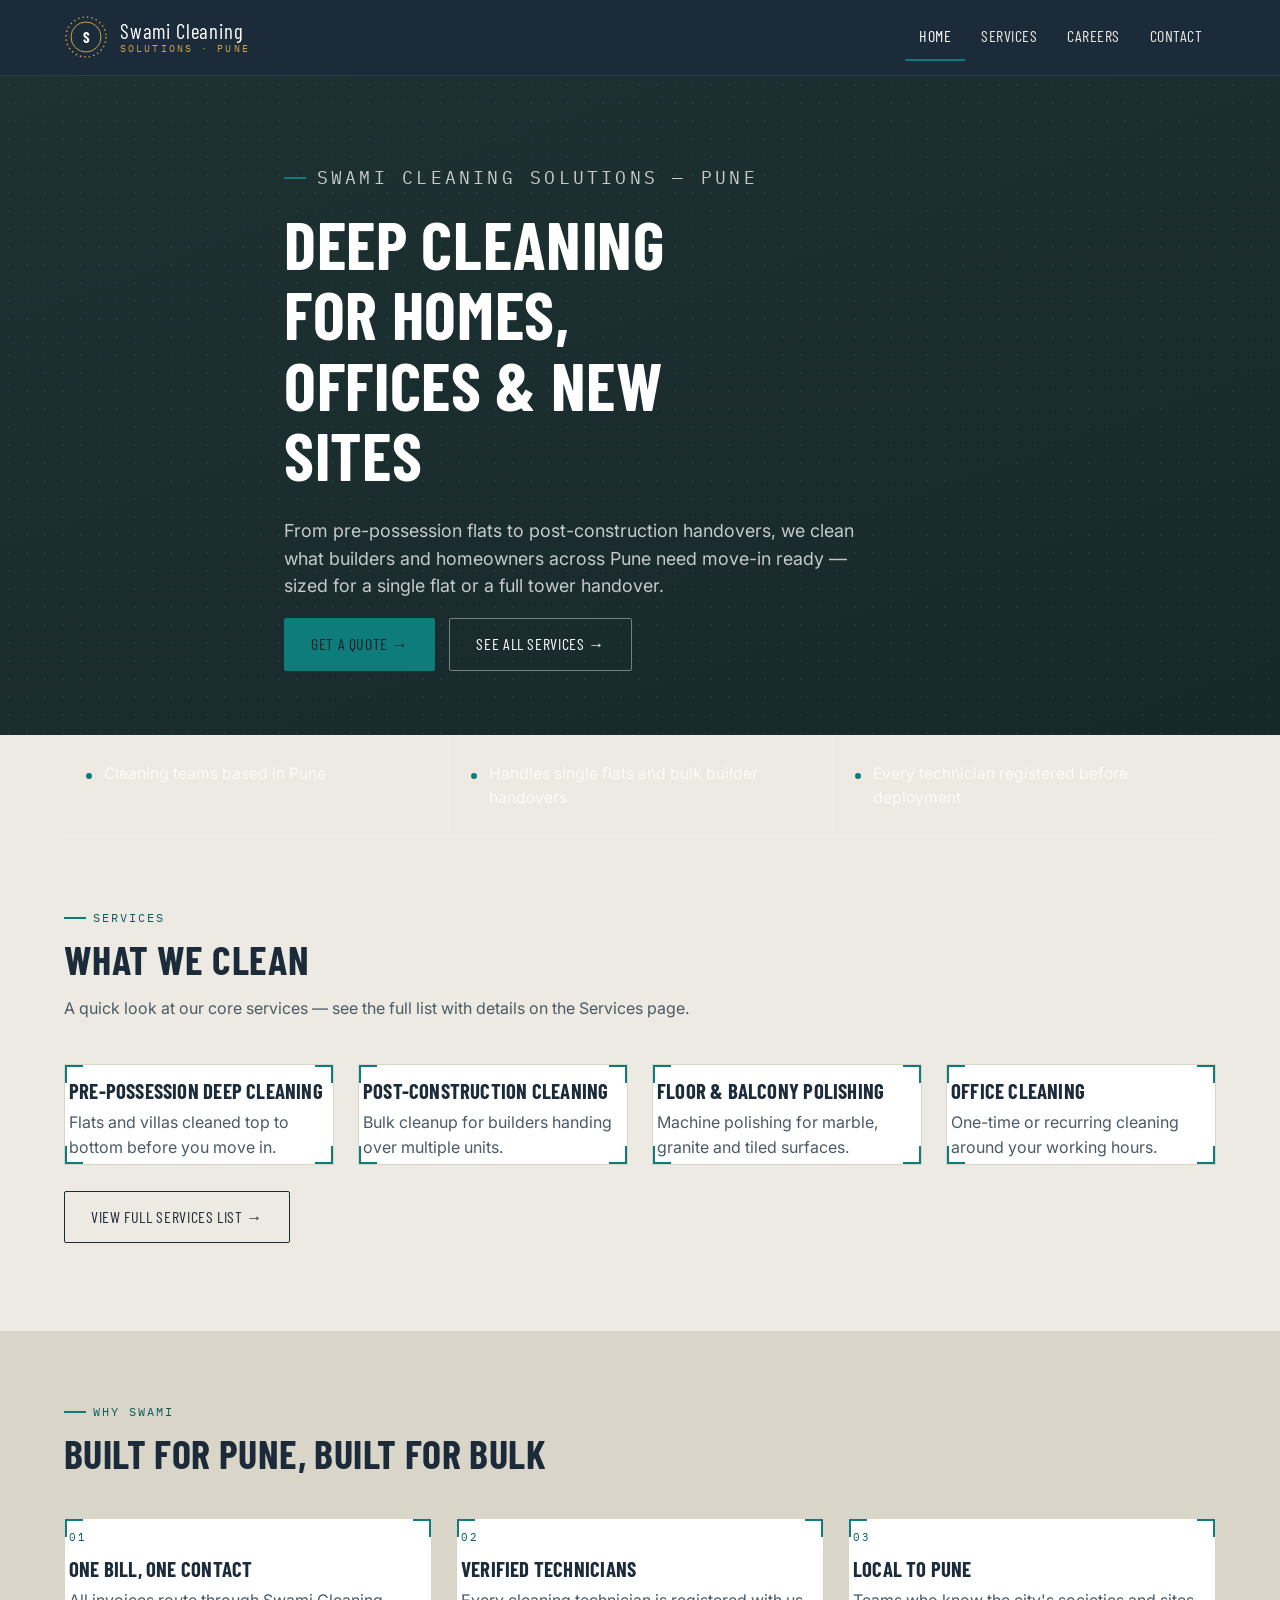
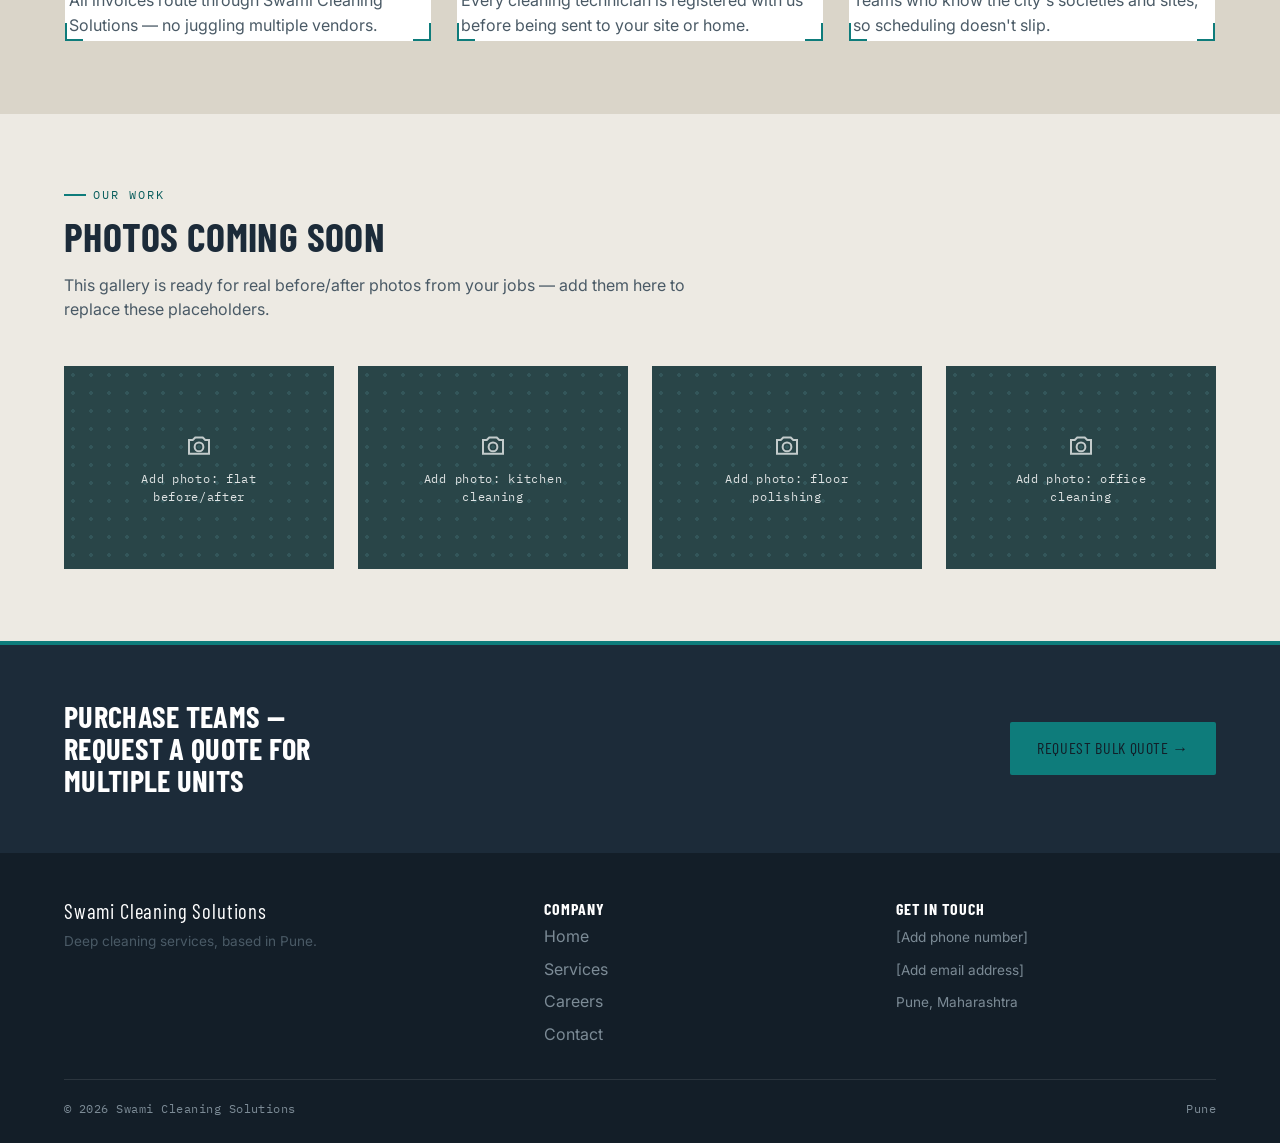
<file: index.html>
<!DOCTYPE html>
<html lang="en">
<head>
<meta charset="UTF-8">
<meta name="viewport" content="width=device-width, initial-scale=1.0">
<title>Swami Cleaning Solutions — Deep Cleaning in Pune</title>
<meta name="description" content="Swami Cleaning Solutions, Pune: pre-possession deep cleaning, post-construction cleaning, bathroom, kitchen, floor & balcony polishing, and office cleaning.">
<link rel="preconnect" href="https://fonts.googleapis.com">
<link href="https://fonts.googleapis.com/css2?family=Barlow+Condensed:wght@500;600;700&family=IBM+Plex+Mono:wght@400;500&family=Inter:wght@400;500;600;700&display=swap" rel="stylesheet">
<link rel="stylesheet" href="style.css">
</head>
<body>

<header class="site-header">
  <div class="nav-row">
    <a class="brand" href="index.html">
      <svg class="brand-mark" viewBox="0 0 44 44" role="img" aria-label="Swami Cleaning Solutions logo mark">
        <circle cx="22" cy="22" r="20" fill="none" stroke="var(--gold)" stroke-width="1.4" stroke-dasharray="1.5 3"/>
        <circle cx="22" cy="22" r="15" fill="none" stroke="var(--gold)" stroke-width="1"/>
        <text x="22" y="27.5" text-anchor="middle" font-family="Barlow Condensed" font-size="15" fill="#fff" font-weight="700">S</text>
      </svg>
      <span class="brand-text">
        <span class="g1">Swami Cleaning</span>
        <span class="g2">Solutions · Pune</span>
      </span>
    </a>
    <button class="nav-toggle" aria-label="Toggle menu" aria-expanded="false">
      <svg viewBox="0 0 24 24" fill="none" stroke="currentColor" stroke-width="2"><path d="M3 6h18M3 12h18M3 18h18"/></svg>
    </button>
    <ul class="nav-links">
      <li><a href="index.html" class="active">Home</a></li>
      <li><a href="services.html">Services</a></li>
      <li><a href="careers.html">Careers</a></li>
      <li><a href="contact.html">Contact</a></li>
    </ul>
  </div>
</header>

<section class="home-hero">
  <div class="container">
    <p class="eyebrow">Swami Cleaning Solutions — Pune</p>
    <h1>Deep cleaning for homes, offices &amp; new sites</h1>
    <p>From pre-possession flats to post-construction handovers, we clean what builders and homeowners across Pune need move-in ready — sized for a single flat or a full tower handover.</p>
    <div class="hero-ctas">
      <a class="btn btn-primary" href="contact.html">Get a Quote &rarr;</a>
      <a class="btn btn-ghost" href="services.html">See All Services &rarr;</a>
    </div>
  </div>
</section>

<div class="container">
  <div class="stat-band">
    <div class="stat-item"><span class="dot"></span><span class="label">Cleaning teams based in Pune</span></div>
    <div class="stat-item"><span class="dot"></span><span class="label">Handles single flats and bulk builder handovers</span></div>
    <div class="stat-item"><span class="dot"></span><span class="label">Every technician registered before deployment</span></div>
  </div>
</div>

<section>
  <div class="container">
    <div class="section-head">
      <p class="eyebrow">Services</p>
      <h2>What we clean</h2>
      <p>A quick look at our core services — see the full list with details on the Services page.</p>
    </div>
    <div class="grid grid-4">
      <div class="card blueprint-frame"><span class="bl"></span><span class="br"></span>
        <h3>Pre-Possession Deep Cleaning</h3>
        <p>Flats and villas cleaned top to bottom before you move in.</p>
      </div>
      <div class="card blueprint-frame"><span class="bl"></span><span class="br"></span>
        <h3>Post-Construction Cleaning</h3>
        <p>Bulk cleanup for builders handing over multiple units.</p>
      </div>
      <div class="card blueprint-frame"><span class="bl"></span><span class="br"></span>
        <h3>Floor &amp; Balcony Polishing</h3>
        <p>Machine polishing for marble, granite and tiled surfaces.</p>
      </div>
      <div class="card blueprint-frame"><span class="bl"></span><span class="br"></span>
        <h3>Office Cleaning</h3>
        <p>One-time or recurring cleaning around your working hours.</p>
      </div>
    </div>
    <p style="margin-top:26px;"><a class="btn btn-ghost-dark" href="services.html">View Full Services List &rarr;</a></p>
  </div>
</section>

<section class="section-alt">
  <div class="container">
    <div class="section-head">
      <p class="eyebrow">Why Swami</p>
      <h2>Built for Pune, built for bulk</h2>
    </div>
    <div class="grid grid-3">
      <div class="card blueprint-frame"><span class="bl"></span><span class="br"></span>
        <span class="card-no">01</span>
        <h3>One Bill, One Contact</h3>
        <p>All invoices route through Swami Cleaning Solutions — no juggling multiple vendors.</p>
      </div>
      <div class="card blueprint-frame"><span class="bl"></span><span class="br"></span>
        <span class="card-no">02</span>
        <h3>Verified Technicians</h3>
        <p>Every cleaning technician is registered with us before being sent to your site or home.</p>
      </div>
      <div class="card blueprint-frame"><span class="bl"></span><span class="br"></span>
        <span class="card-no">03</span>
        <h3>Local to Pune</h3>
        <p>Teams who know the city's societies and sites, so scheduling doesn't slip.</p>
      </div>
    </div>
  </div>
</section>

<section>
  <div class="container">
    <div class="section-head">
      <p class="eyebrow">Our work</p>
      <h2>Photos coming soon</h2>
      <p>This gallery is ready for real before/after photos from your jobs — add them here to replace these placeholders.</p>
    </div>
    <div class="grid grid-4">
      <div class="photo-slot pattern-teal"><svg viewBox="0 0 24 24" fill="none" stroke="currentColor" stroke-width="1.6"><path d="M4 8h3l2-2h6l2 2h3v11H4z"/><circle cx="12" cy="13.5" r="3.5"/></svg><span class="slot-label">Add photo: flat before/after</span></div>
      <div class="photo-slot pattern-teal"><svg viewBox="0 0 24 24" fill="none" stroke="currentColor" stroke-width="1.6"><path d="M4 8h3l2-2h6l2 2h3v11H4z"/><circle cx="12" cy="13.5" r="3.5"/></svg><span class="slot-label">Add photo: kitchen cleaning</span></div>
      <div class="photo-slot pattern-teal"><svg viewBox="0 0 24 24" fill="none" stroke="currentColor" stroke-width="1.6"><path d="M4 8h3l2-2h6l2 2h3v11H4z"/><circle cx="12" cy="13.5" r="3.5"/></svg><span class="slot-label">Add photo: floor polishing</span></div>
      <div class="photo-slot pattern-teal"><svg viewBox="0 0 24 24" fill="none" stroke="currentColor" stroke-width="1.6"><path d="M4 8h3l2-2h6l2 2h3v11H4z"/><circle cx="12" cy="13.5" r="3.5"/></svg><span class="slot-label">Add photo: office cleaning</span></div>
    </div>
  </div>
</section>

<section class="callout">
  <div class="container">
    <h2>Purchase teams — request a quote for multiple units</h2>
    <a class="btn btn-primary" href="contact.html">Request Bulk Quote &rarr;</a>
  </div>
</section>

<footer class="site-footer">
  <div class="container">
    <div class="footer-grid">
      <div>
        <span class="brand-text"><span class="g1" style="color:#fff">Swami Cleaning Solutions</span></span>
        <p class="small" style="margin-top:10px;">Deep cleaning services, based in Pune.</p>
      </div>
      <div>
        <h4>Company</h4>
        <ul>
          <li><a href="index.html">Home</a></li>
          <li><a href="services.html">Services</a></li>
          <li><a href="careers.html">Careers</a></li>
          <li><a href="contact.html">Contact</a></li>
        </ul>
      </div>
      <div>
        <h4>Get in touch</h4>
        <ul>
          <li><span class="small">[Add phone number]</span></li>
          <li><span class="small">[Add email address]</span></li>
          <li><span class="small">Pune, Maharashtra</span></li>
        </ul>
      </div>
    </div>
    <div class="footer-bottom">
      <span>© <span id="year"></span> Swami Cleaning Solutions</span>
      <span>Pune</span>
    </div>
  </div>
</footer>

<script src="script.js"></script>
<script>document.getElementById('year').textContent = new Date().getFullYear();</script>
</body>
</html>
</file>
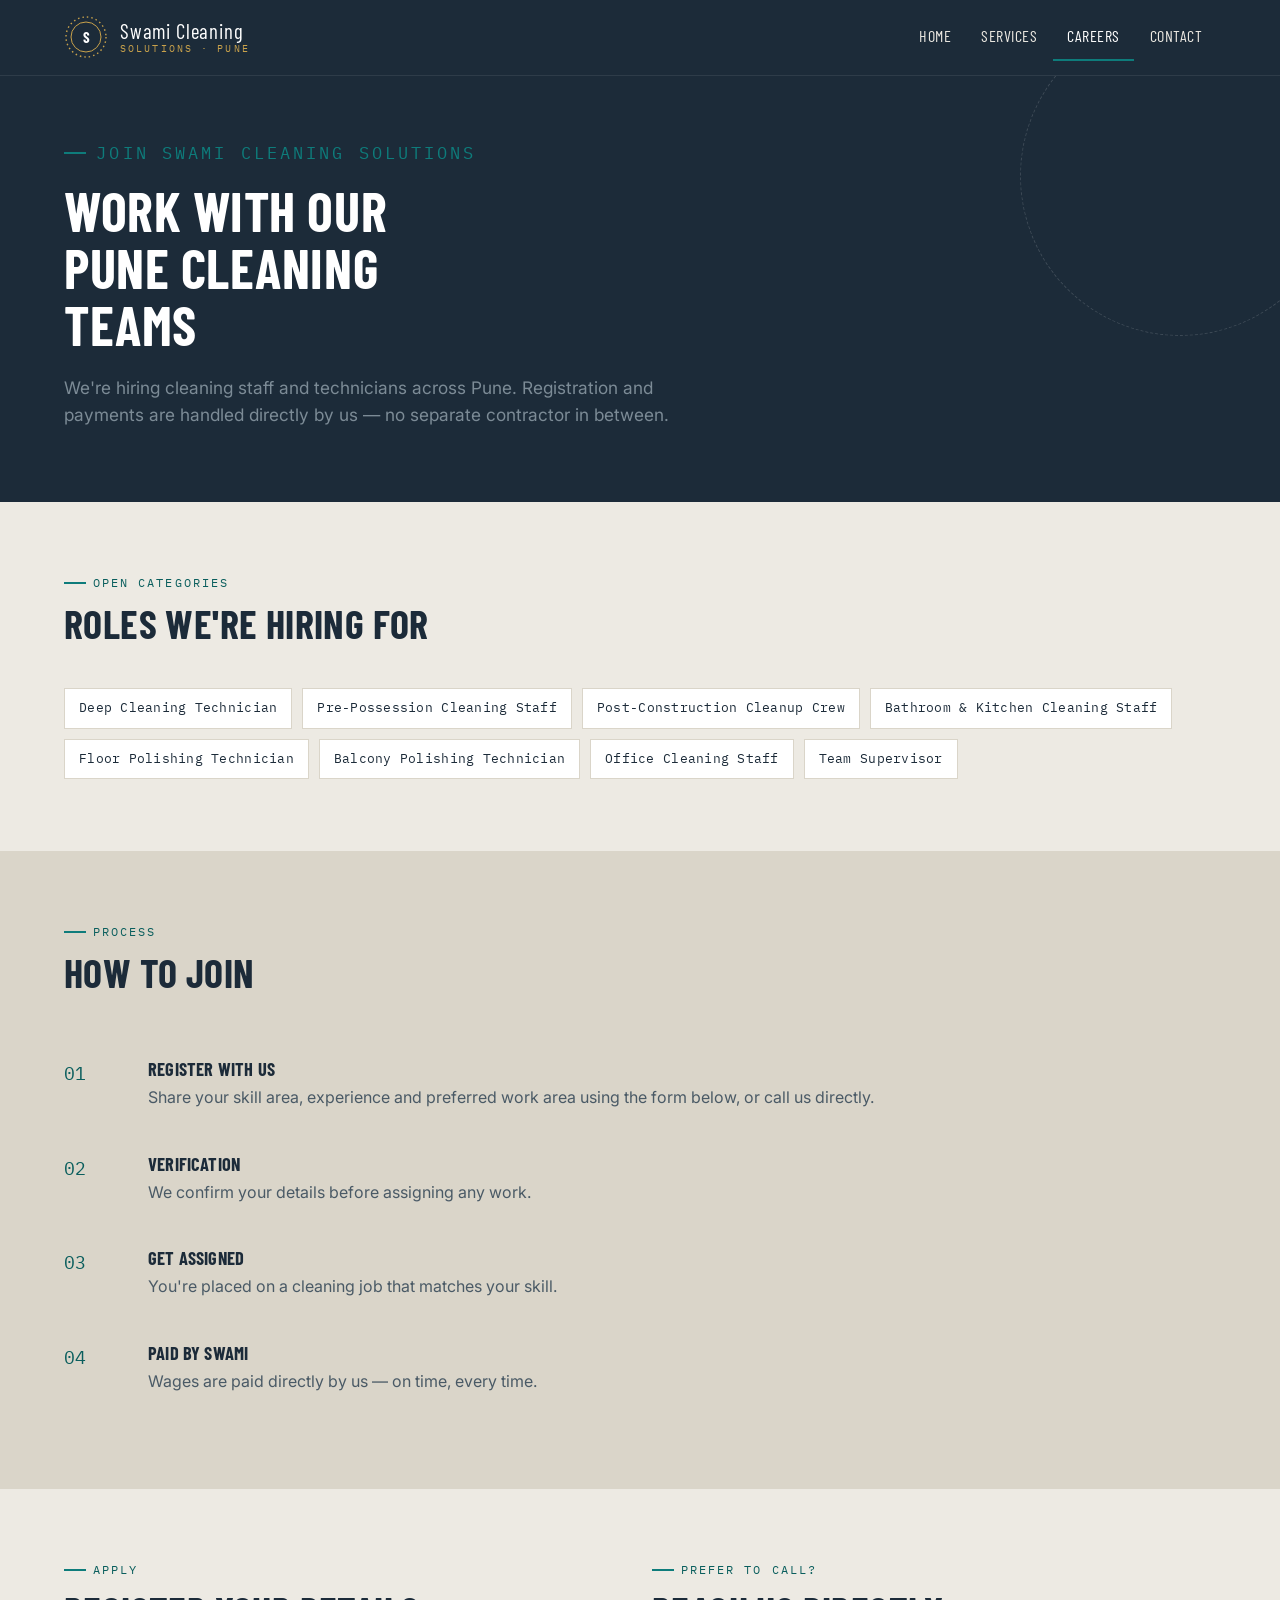
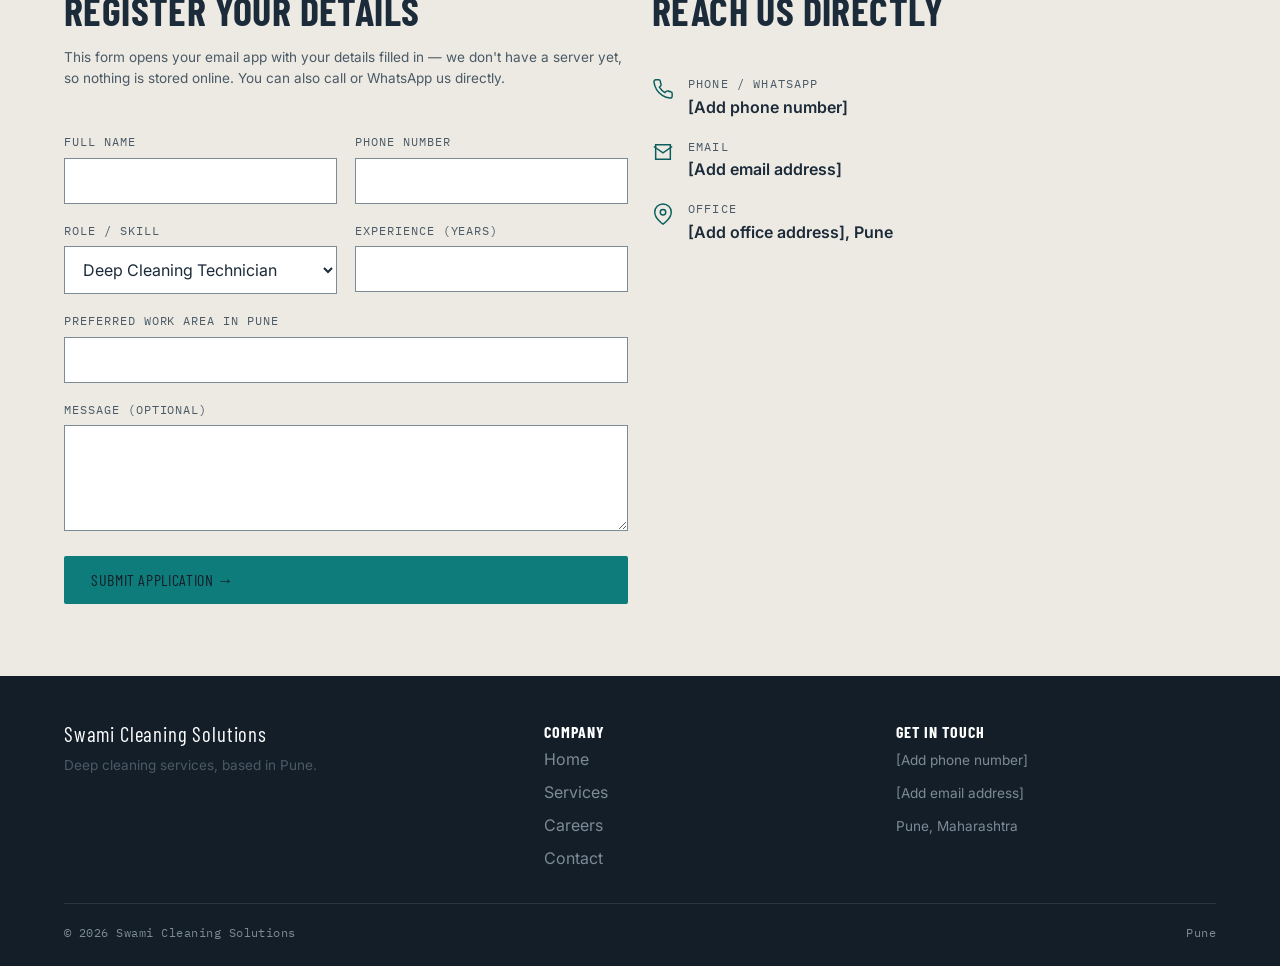
<file: careers.html>
<!DOCTYPE html>
<html lang="en">
<head>
<meta charset="UTF-8">
<meta name="viewport" content="width=device-width, initial-scale=1.0">
<title>Careers — Swami Cleaning Solutions, Pune</title>
<meta name="description" content="Hiring cleaning staff and technicians in Pune. Register directly with Swami Cleaning Solutions — verified work, paid directly by us.">
<link rel="preconnect" href="https://fonts.googleapis.com">
<link href="https://fonts.googleapis.com/css2?family=Barlow+Condensed:wght@500;600;700&family=IBM+Plex+Mono:wght@400;500&family=Inter:wght@400;500;600;700&display=swap" rel="stylesheet">
<link rel="stylesheet" href="style.css">
</head>
<body>

<header class="site-header">
  <div class="nav-row">
    <a class="brand" href="index.html">
      <svg class="brand-mark" viewBox="0 0 44 44" role="img" aria-label="Swami Cleaning Solutions logo mark">
        <circle cx="22" cy="22" r="20" fill="none" stroke="var(--gold)" stroke-width="1.4" stroke-dasharray="1.5 3"/>
        <circle cx="22" cy="22" r="15" fill="none" stroke="var(--gold)" stroke-width="1"/>
        <text x="22" y="27.5" text-anchor="middle" font-family="Barlow Condensed" font-size="15" fill="#fff" font-weight="700">S</text>
      </svg>
      <span class="brand-text">
        <span class="g1">Swami Cleaning</span>
        <span class="g2">Solutions · Pune</span>
      </span>
    </a>
    <button class="nav-toggle" aria-label="Toggle menu" aria-expanded="false">
      <svg viewBox="0 0 24 24" fill="none" stroke="currentColor" stroke-width="2"><path d="M3 6h18M3 12h18M3 18h18"/></svg>
    </button>
    <ul class="nav-links">
      <li><a href="index.html">Home</a></li>
      <li><a href="services.html">Services</a></li>
      <li><a href="careers.html" class="active">Careers</a></li>
      <li><a href="contact.html">Contact</a></li>
    </ul>
  </div>
</header>

<section class="page-hero">
  <div class="container">
    <p class="eyebrow">Join Swami Cleaning Solutions</p>
    <h1>Work with our Pune cleaning teams</h1>
    <p>We're hiring cleaning staff and technicians across Pune. Registration and payments are handled directly by us — no separate contractor in between.</p>
  </div>
</section>

<section>
  <div class="container">
    <div class="section-head">
      <p class="eyebrow">Open categories</p>
      <h2>Roles we're hiring for</h2>
    </div>
    <ul class="chip-list">
      <li class="chip">Deep Cleaning Technician</li>
      <li class="chip">Pre-Possession Cleaning Staff</li>
      <li class="chip">Post-Construction Cleanup Crew</li>
      <li class="chip">Bathroom &amp; Kitchen Cleaning Staff</li>
      <li class="chip">Floor Polishing Technician</li>
      <li class="chip">Balcony Polishing Technician</li>
      <li class="chip">Office Cleaning Staff</li>
      <li class="chip">Team Supervisor</li>
    </ul>
  </div>
</section>

<section class="section-alt">
  <div class="container">
    <div class="section-head">
      <p class="eyebrow">Process</p>
      <h2>How to join</h2>
    </div>
    <div class="steps">
      <div class="step">
        <div><h3>Register with us</h3><p>Share your skill area, experience and preferred work area using the form below, or call us directly.</p></div>
      </div>
      <div class="step">
        <div><h3>Verification</h3><p>We confirm your details before assigning any work.</p></div>
      </div>
      <div class="step">
        <div><h3>Get assigned</h3><p>You're placed on a cleaning job that matches your skill.</p></div>
      </div>
      <div class="step">
        <div><h3>Paid by Swami</h3><p>Wages are paid directly by us — on time, every time.</p></div>
      </div>
    </div>
  </div>
</section>

<section>
  <div class="container">
    <div class="grid grid-2">
      <div>
        <div class="section-head">
          <p class="eyebrow">Apply</p>
          <h2>Register your details</h2>
          <p class="small">This form opens your email app with your details filled in — we don't have a server yet, so nothing is stored online. You can also call or WhatsApp us directly.</p>
        </div>
        <form class="form-grid" data-mailto="[add-careers-email]" data-subject="Job Application — Swami Cleaning Solutions">
          <div class="field-row">
            <div class="field">
              <label for="c-name">Full Name</label>
              <input id="c-name" name="name" type="text" required>
            </div>
            <div class="field">
              <label for="c-phone">Phone Number</label>
              <input id="c-phone" name="phone" type="tel" required>
            </div>
          </div>
          <div class="field-row">
            <div class="field">
              <label for="c-role">Role / Skill</label>
              <select id="c-role" name="role">
                <option>Deep Cleaning Technician</option>
                <option>Pre-Possession Cleaning Staff</option>
                <option>Post-Construction Cleanup Crew</option>
                <option>Bathroom & Kitchen Cleaning Staff</option>
                <option>Floor Polishing Technician</option>
                <option>Balcony Polishing Technician</option>
                <option>Office Cleaning Staff</option>
                <option>Team Supervisor</option>
                <option>Other</option>
              </select>
            </div>
            <div class="field">
              <label for="c-exp">Experience (years)</label>
              <input id="c-exp" name="experience" type="text">
            </div>
          </div>
          <div class="field">
            <label for="c-area">Preferred Work Area in Pune</label>
            <input id="c-area" name="area" type="text">
          </div>
          <div class="field">
            <label for="c-msg">Message (optional)</label>
            <textarea id="c-msg" name="message" rows="4"></textarea>
          </div>
          <button class="btn btn-primary" type="submit">Submit Application &rarr;</button>
        </form>
        <div class="form-success"></div>
      </div>

      <div>
        <div class="section-head">
          <p class="eyebrow">Prefer to call?</p>
          <h2>Reach us directly</h2>
        </div>
        <ul class="info-list">
          <li>
            <svg viewBox="0 0 24 24" fill="none" stroke="currentColor" stroke-width="1.6"><path d="M22 16.92v3a2 2 0 0 1-2.18 2 19.79 19.79 0 0 1-8.63-3.07 19.5 19.5 0 0 1-6-6 19.79 19.79 0 0 1-3.07-8.67A2 2 0 0 1 4.11 2h3a2 2 0 0 1 2 1.72c.127.96.362 1.903.7 2.81a2 2 0 0 1-.45 2.11L8.09 9.91a16 16 0 0 0 6 6l1.27-1.27a2 2 0 0 1 2.11-.45c.907.338 1.85.573 2.81.7A2 2 0 0 1 22 16.92z"/></svg>
            <div><span class="lbl">Phone / WhatsApp</span><strong>[Add phone number]</strong></div>
          </li>
          <li>
            <svg viewBox="0 0 24 24" fill="none" stroke="currentColor" stroke-width="1.6"><path d="M4 4h16v16H4z"/><path d="m22 6-10 7L2 6"/></svg>
            <div><span class="lbl">Email</span><strong>[Add email address]</strong></div>
          </li>
          <li>
            <svg viewBox="0 0 24 24" fill="none" stroke="currentColor" stroke-width="1.6"><path d="M21 10c0 7-9 13-9 13s-9-6-9-13a9 9 0 0 1 18 0z"/><circle cx="12" cy="10" r="3"/></svg>
            <div><span class="lbl">Office</span><strong>[Add office address], Pune</strong></div>
          </li>
        </ul>
      </div>
    </div>
  </div>
</section>

<footer class="site-footer">
  <div class="container">
    <div class="footer-grid">
      <div>
        <span class="brand-text"><span class="g1" style="color:#fff">Swami Cleaning Solutions</span></span>
        <p class="small" style="margin-top:10px;">Deep cleaning services, based in Pune.</p>
      </div>
      <div>
        <h4>Company</h4>
        <ul>
          <li><a href="index.html">Home</a></li>
          <li><a href="services.html">Services</a></li>
          <li><a href="careers.html">Careers</a></li>
          <li><a href="contact.html">Contact</a></li>
        </ul>
      </div>
      <div>
        <h4>Get in touch</h4>
        <ul>
          <li><span class="small">[Add phone number]</span></li>
          <li><span class="small">[Add email address]</span></li>
          <li><span class="small">Pune, Maharashtra</span></li>
        </ul>
      </div>
    </div>
    <div class="footer-bottom">
      <span>© <span id="year"></span> Swami Cleaning Solutions</span>
      <span>Pune</span>
    </div>
  </div>
</footer>

<script src="script.js"></script>
<script>document.getElementById('year').textContent = new Date().getFullYear();</script>
</body>
</html>
</file>
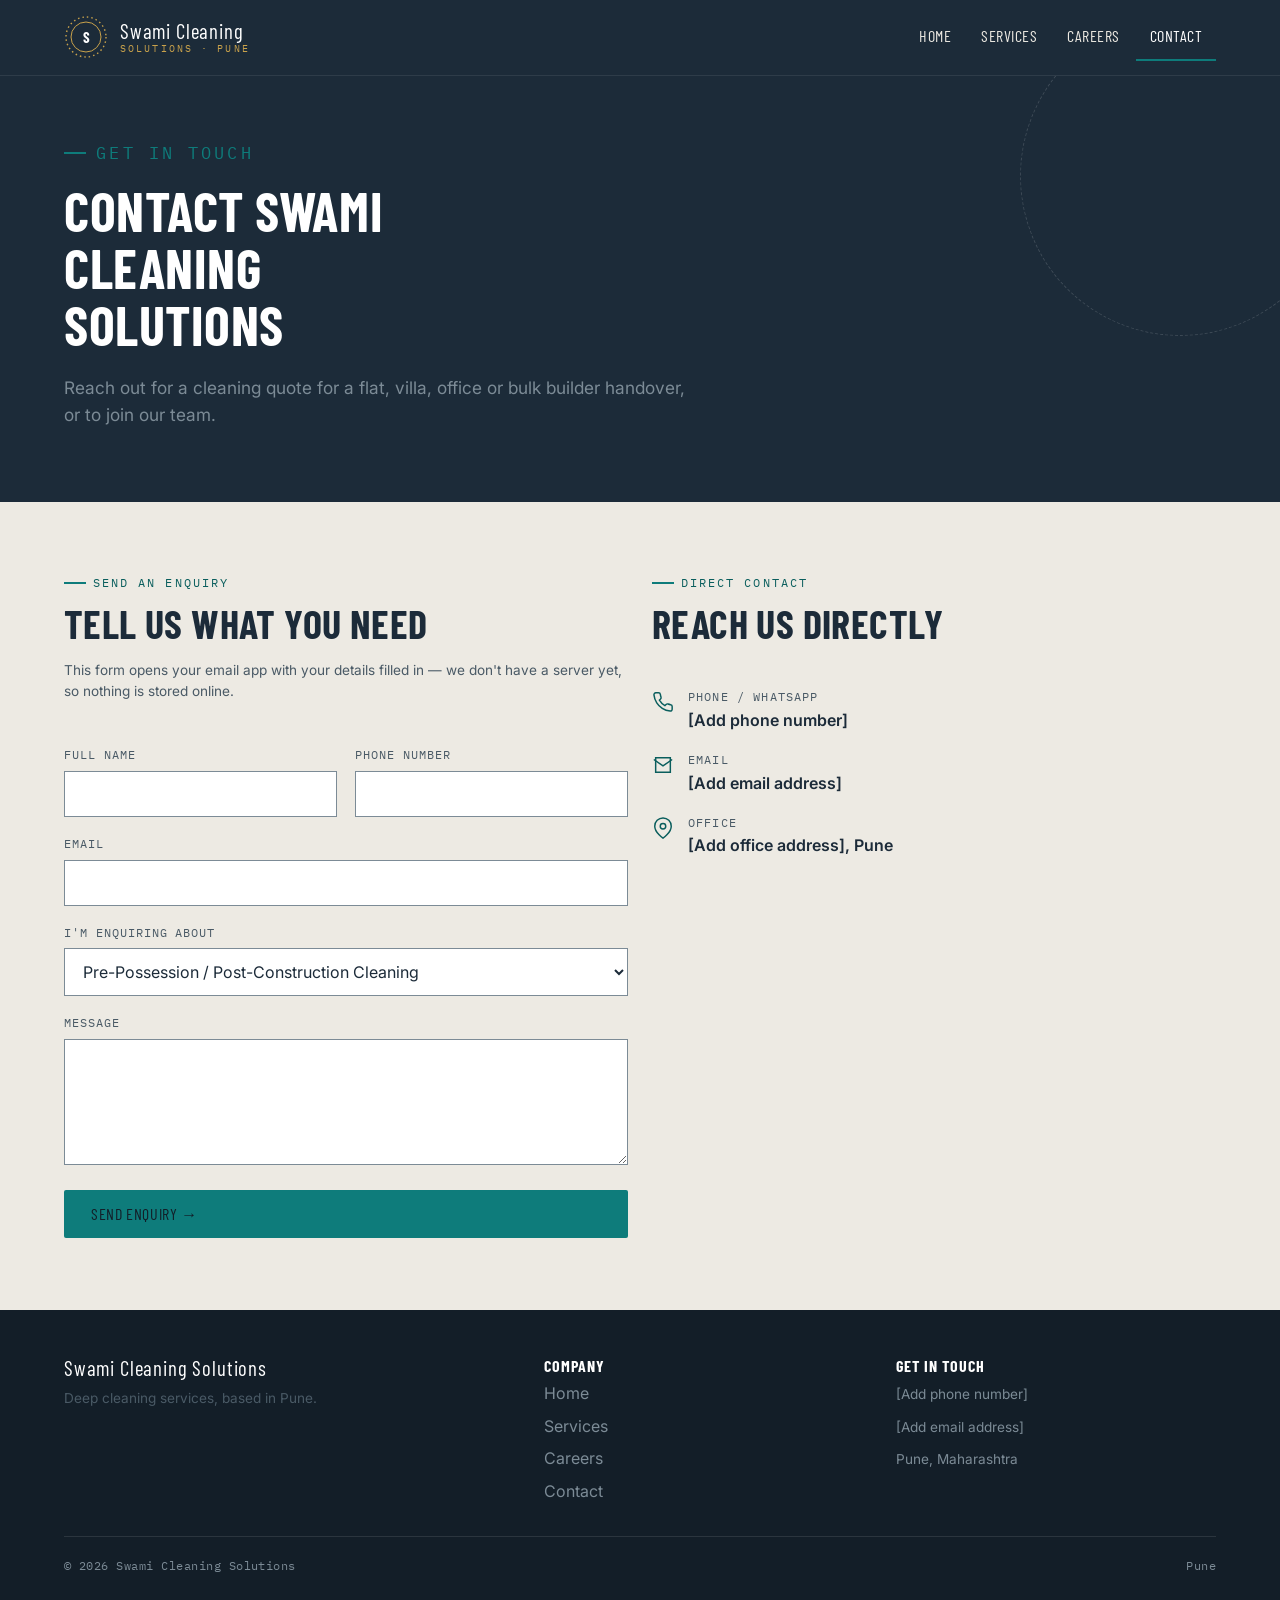
<file: contact.html>
<!DOCTYPE html>
<html lang="en">
<head>
<meta charset="UTF-8">
<meta name="viewport" content="width=device-width, initial-scale=1.0">
<title>Contact Swami Cleaning Solutions — Pune</title>
<meta name="description" content="Contact Swami Cleaning Solutions for a cleaning quote or to join our team in Pune.">
<link rel="preconnect" href="https://fonts.googleapis.com">
<link href="https://fonts.googleapis.com/css2?family=Barlow+Condensed:wght@500;600;700&family=IBM+Plex+Mono:wght@400;500&family=Inter:wght@400;500;600;700&display=swap" rel="stylesheet">
<link rel="stylesheet" href="style.css">
</head>
<body>

<header class="site-header">
  <div class="nav-row">
    <a class="brand" href="index.html">
      <svg class="brand-mark" viewBox="0 0 44 44" role="img" aria-label="Swami Cleaning Solutions logo mark">
        <circle cx="22" cy="22" r="20" fill="none" stroke="var(--gold)" stroke-width="1.4" stroke-dasharray="1.5 3"/>
        <circle cx="22" cy="22" r="15" fill="none" stroke="var(--gold)" stroke-width="1"/>
        <text x="22" y="27.5" text-anchor="middle" font-family="Barlow Condensed" font-size="15" fill="#fff" font-weight="700">S</text>
      </svg>
      <span class="brand-text">
        <span class="g1">Swami Cleaning</span>
        <span class="g2">Solutions · Pune</span>
      </span>
    </a>
    <button class="nav-toggle" aria-label="Toggle menu" aria-expanded="false">
      <svg viewBox="0 0 24 24" fill="none" stroke="currentColor" stroke-width="2"><path d="M3 6h18M3 12h18M3 18h18"/></svg>
    </button>
    <ul class="nav-links">
      <li><a href="index.html">Home</a></li>
      <li><a href="services.html">Services</a></li>
      <li><a href="careers.html">Careers</a></li>
      <li><a href="contact.html" class="active">Contact</a></li>
    </ul>
  </div>
</header>

<section class="page-hero">
  <div class="container">
    <p class="eyebrow">Get in touch</p>
    <h1>Contact Swami Cleaning Solutions</h1>
    <p>Reach out for a cleaning quote for a flat, villa, office or bulk builder handover, or to join our team.</p>
  </div>
</section>

<section>
  <div class="container">
    <div class="grid grid-2">
      <div>
        <div class="section-head">
          <p class="eyebrow">Send an enquiry</p>
          <h2>Tell us what you need</h2>
          <p class="small">This form opens your email app with your details filled in — we don't have a server yet, so nothing is stored online.</p>
        </div>
        <form class="form-grid" data-mailto="[add-enquiries-email]" data-subject="Website Enquiry — Swami Cleaning Solutions">
          <div class="field-row">
            <div class="field">
              <label for="name">Full Name</label>
              <input id="name" name="name" type="text" required>
            </div>
            <div class="field">
              <label for="phone">Phone Number</label>
              <input id="phone" name="phone" type="tel" required>
            </div>
          </div>
          <div class="field">
            <label for="email">Email</label>
            <input id="email" name="email" type="email">
          </div>
          <div class="field">
            <label for="interest">I'm Enquiring About</label>
            <select id="interest" name="interest">
              <option>Pre-Possession / Post-Construction Cleaning</option>
              <option>Home or Office Cleaning</option>
              <option>Bulk / Corporate Order</option>
              <option>Job / Career</option>
              <option>Other</option>
            </select>
          </div>
          <div class="field">
            <label for="msg">Message</label>
            <textarea id="msg" name="message" rows="5" required></textarea>
          </div>
          <button class="btn btn-primary" type="submit">Send Enquiry &rarr;</button>
        </form>
        <div class="form-success"></div>
      </div>

      <div>
        <div class="section-head">
          <p class="eyebrow">Direct contact</p>
          <h2>Reach us directly</h2>
        </div>
        <ul class="info-list">
          <li>
            <svg viewBox="0 0 24 24" fill="none" stroke="currentColor" stroke-width="1.6"><path d="M22 16.92v3a2 2 0 0 1-2.18 2 19.79 19.79 0 0 1-8.63-3.07 19.5 19.5 0 0 1-6-6 19.79 19.79 0 0 1-3.07-8.67A2 2 0 0 1 4.11 2h3a2 2 0 0 1 2 1.72c.127.96.362 1.903.7 2.81a2 2 0 0 1-.45 2.11L8.09 9.91a16 16 0 0 0 6 6l1.27-1.27a2 2 0 0 1 2.11-.45c.907.338 1.85.573 2.81.7A2 2 0 0 1 22 16.92z"/></svg>
            <div><span class="lbl">Phone / WhatsApp</span><strong>[Add phone number]</strong></div>
          </li>
          <li>
            <svg viewBox="0 0 24 24" fill="none" stroke="currentColor" stroke-width="1.6"><path d="M4 4h16v16H4z"/><path d="m22 6-10 7L2 6"/></svg>
            <div><span class="lbl">Email</span><strong>[Add email address]</strong></div>
          </li>
          <li>
            <svg viewBox="0 0 24 24" fill="none" stroke="currentColor" stroke-width="1.6"><path d="M21 10c0 7-9 13-9 13s-9-6-9-13a9 9 0 0 1 18 0z"/><circle cx="12" cy="10" r="3"/></svg>
            <div><span class="lbl">Office</span><strong>[Add office address], Pune</strong></div>
          </li>
        </ul>
      </div>
    </div>
  </div>
</section>

<footer class="site-footer">
  <div class="container">
    <div class="footer-grid">
      <div>
        <span class="brand-text"><span class="g1" style="color:#fff">Swami Cleaning Solutions</span></span>
        <p class="small" style="margin-top:10px;">Deep cleaning services, based in Pune.</p>
      </div>
      <div>
        <h4>Company</h4>
        <ul>
          <li><a href="index.html">Home</a></li>
          <li><a href="services.html">Services</a></li>
          <li><a href="careers.html">Careers</a></li>
          <li><a href="contact.html">Contact</a></li>
        </ul>
      </div>
      <div>
        <h4>Get in touch</h4>
        <ul>
          <li><span class="small">[Add phone number]</span></li>
          <li><span class="small">[Add email address]</span></li>
          <li><span class="small">Pune, Maharashtra</span></li>
        </ul>
      </div>
    </div>
    <div class="footer-bottom">
      <span>© <span id="year"></span> Swami Cleaning Solutions</span>
      <span>Pune</span>
    </div>
  </div>
</footer>

<script src="script.js"></script>
<script>document.getElementById('year').textContent = new Date().getFullYear();</script>
</body>
</html>
</file>
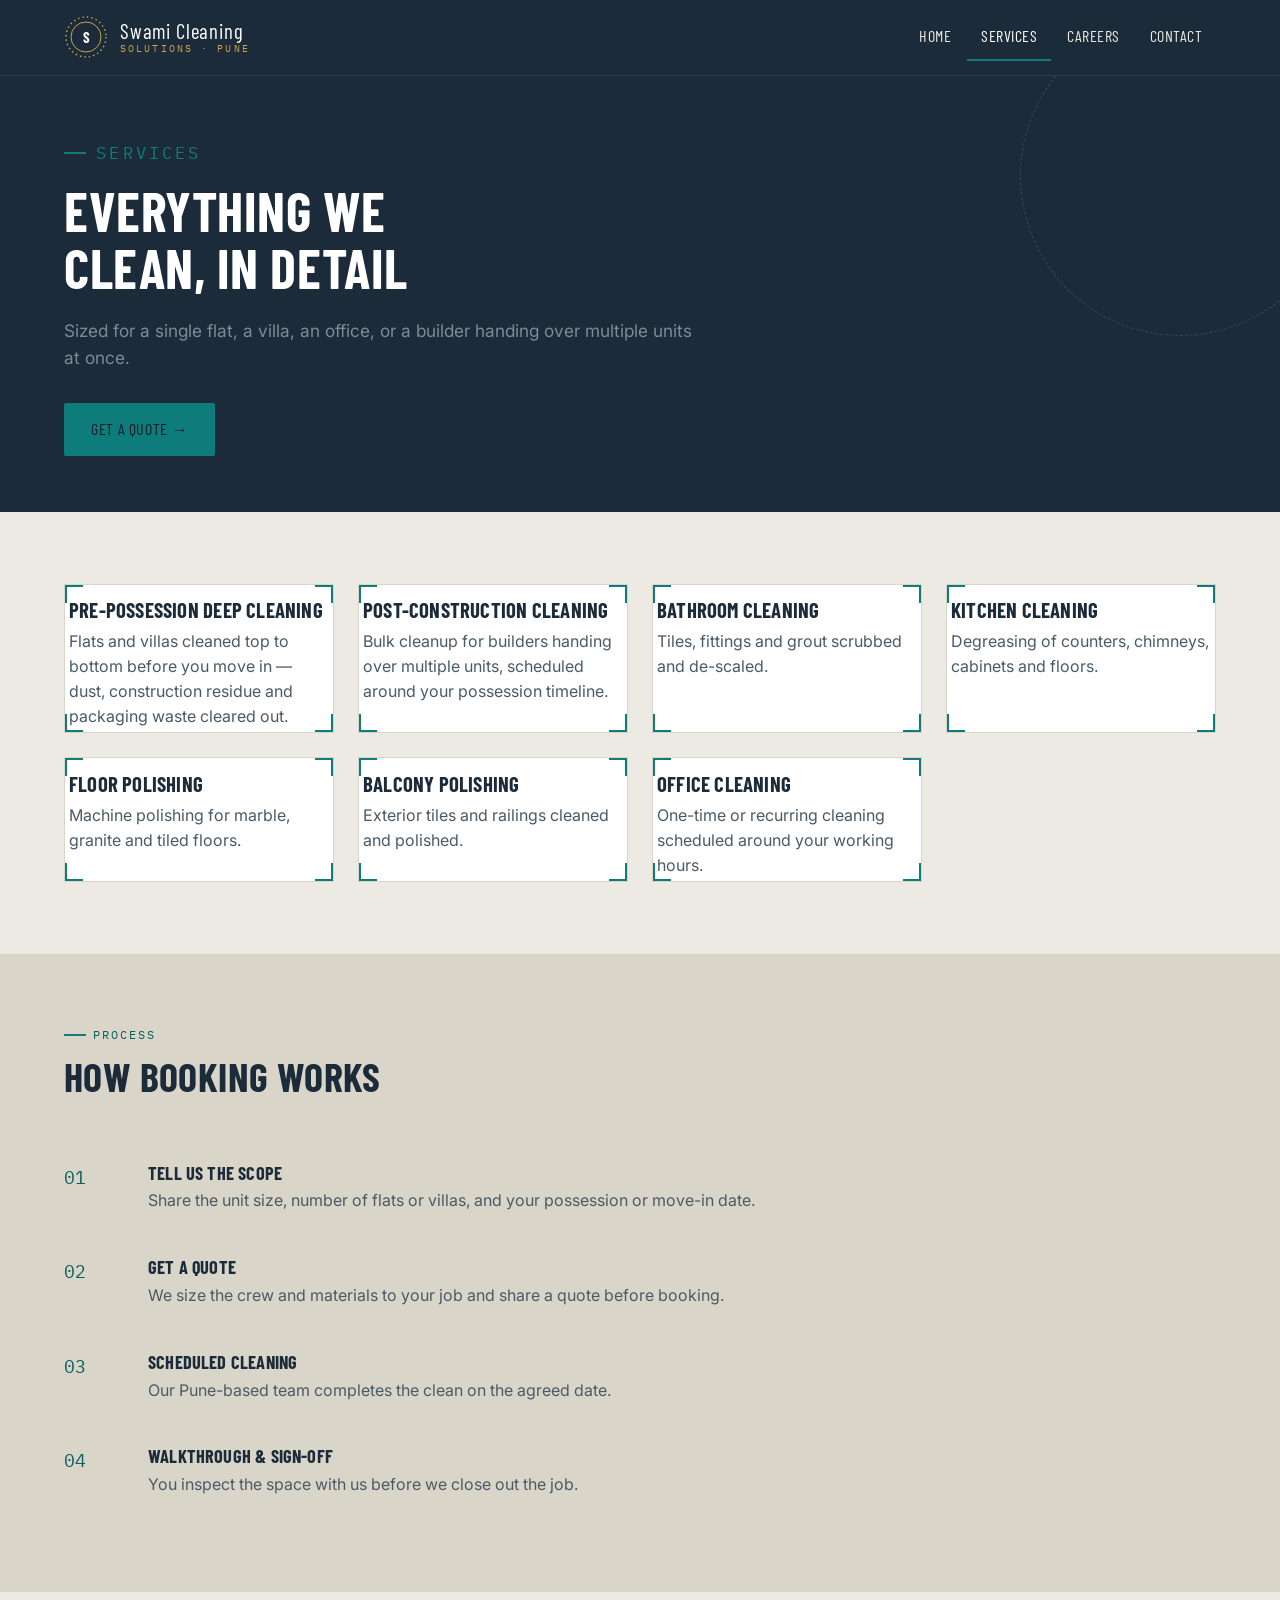
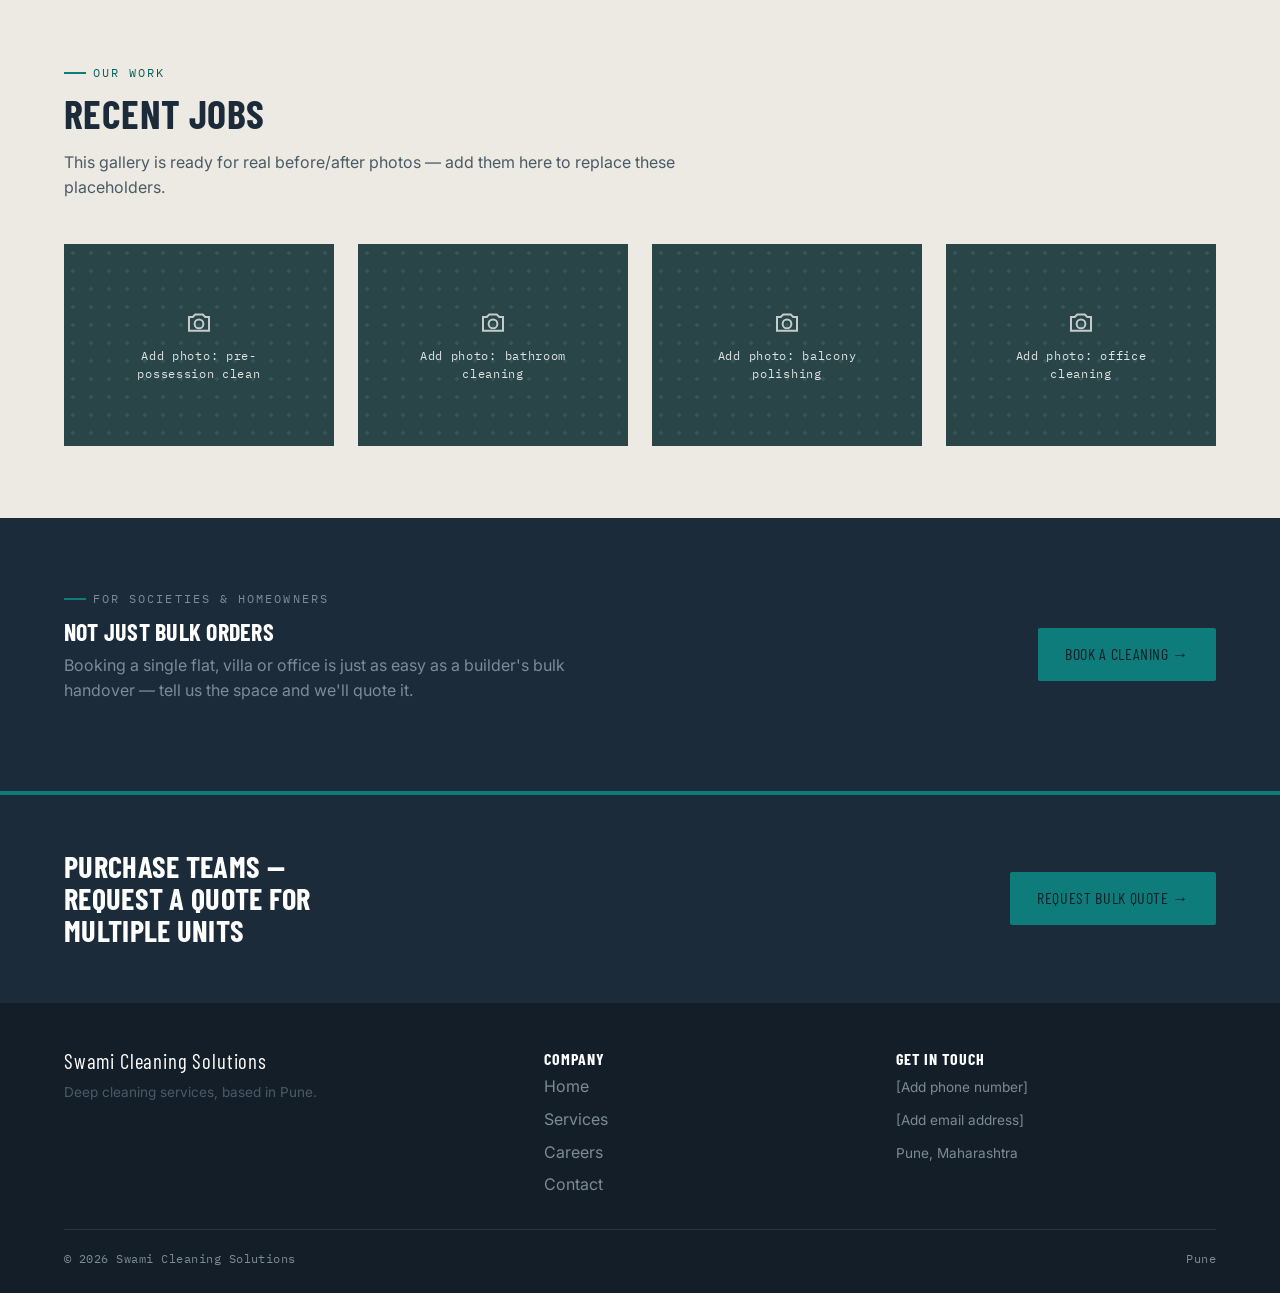
<file: services.html>
<!DOCTYPE html>
<html lang="en">
<head>
<meta charset="UTF-8">
<meta name="viewport" content="width=device-width, initial-scale=1.0">
<title>Services — Swami Cleaning Solutions, Pune</title>
<meta name="description" content="Pre-possession deep cleaning, post-construction cleaning, bathroom, kitchen, floor & balcony polishing, and office cleaning across Pune.">
<link rel="preconnect" href="https://fonts.googleapis.com">
<link href="https://fonts.googleapis.com/css2?family=Barlow+Condensed:wght@500;600;700&family=IBM+Plex+Mono:wght@400;500&family=Inter:wght@400;500;600;700&display=swap" rel="stylesheet">
<link rel="stylesheet" href="style.css">
</head>
<body>

<header class="site-header">
  <div class="nav-row">
    <a class="brand" href="index.html">
      <svg class="brand-mark" viewBox="0 0 44 44" role="img" aria-label="Swami Cleaning Solutions logo mark">
        <circle cx="22" cy="22" r="20" fill="none" stroke="var(--gold)" stroke-width="1.4" stroke-dasharray="1.5 3"/>
        <circle cx="22" cy="22" r="15" fill="none" stroke="var(--gold)" stroke-width="1"/>
        <text x="22" y="27.5" text-anchor="middle" font-family="Barlow Condensed" font-size="15" fill="#fff" font-weight="700">S</text>
      </svg>
      <span class="brand-text">
        <span class="g1">Swami Cleaning</span>
        <span class="g2">Solutions · Pune</span>
      </span>
    </a>
    <button class="nav-toggle" aria-label="Toggle menu" aria-expanded="false">
      <svg viewBox="0 0 24 24" fill="none" stroke="currentColor" stroke-width="2"><path d="M3 6h18M3 12h18M3 18h18"/></svg>
    </button>
    <ul class="nav-links">
      <li><a href="index.html">Home</a></li>
      <li><a href="services.html" class="active">Services</a></li>
      <li><a href="careers.html">Careers</a></li>
      <li><a href="contact.html">Contact</a></li>
    </ul>
  </div>
</header>

<section class="page-hero">
  <div class="container">
    <p class="eyebrow">Services</p>
    <h1>Everything we clean, in detail</h1>
    <p>Sized for a single flat, a villa, an office, or a builder handing over multiple units at once.</p>
    <a class="btn btn-primary" href="contact.html" style="margin-top:14px;">Get a Quote &rarr;</a>
  </div>
</section>

<section>
  <div class="container">
    <div class="grid grid-4">
      <div class="card blueprint-frame"><span class="bl"></span><span class="br"></span>
        <h3>Pre-Possession Deep Cleaning</h3>
        <p>Flats and villas cleaned top to bottom before you move in — dust, construction residue and packaging waste cleared out.</p>
      </div>
      <div class="card blueprint-frame"><span class="bl"></span><span class="br"></span>
        <h3>Post-Construction Cleaning</h3>
        <p>Bulk cleanup for builders handing over multiple units, scheduled around your possession timeline.</p>
      </div>
      <div class="card blueprint-frame"><span class="bl"></span><span class="br"></span>
        <h3>Bathroom Cleaning</h3>
        <p>Tiles, fittings and grout scrubbed and de-scaled.</p>
      </div>
      <div class="card blueprint-frame"><span class="bl"></span><span class="br"></span>
        <h3>Kitchen Cleaning</h3>
        <p>Degreasing of counters, chimneys, cabinets and floors.</p>
      </div>
      <div class="card blueprint-frame"><span class="bl"></span><span class="br"></span>
        <h3>Floor Polishing</h3>
        <p>Machine polishing for marble, granite and tiled floors.</p>
      </div>
      <div class="card blueprint-frame"><span class="bl"></span><span class="br"></span>
        <h3>Balcony Polishing</h3>
        <p>Exterior tiles and railings cleaned and polished.</p>
      </div>
      <div class="card blueprint-frame"><span class="bl"></span><span class="br"></span>
        <h3>Office Cleaning</h3>
        <p>One-time or recurring cleaning scheduled around your working hours.</p>
      </div>
    </div>
  </div>
</section>

<section class="section-alt">
  <div class="container">
    <div class="section-head">
      <p class="eyebrow">Process</p>
      <h2>How booking works</h2>
    </div>
    <div class="steps">
      <div class="step">
        <div><h3>Tell us the scope</h3><p>Share the unit size, number of flats or villas, and your possession or move-in date.</p></div>
      </div>
      <div class="step">
        <div><h3>Get a quote</h3><p>We size the crew and materials to your job and share a quote before booking.</p></div>
      </div>
      <div class="step">
        <div><h3>Scheduled cleaning</h3><p>Our Pune-based team completes the clean on the agreed date.</p></div>
      </div>
      <div class="step">
        <div><h3>Walkthrough &amp; sign-off</h3><p>You inspect the space with us before we close out the job.</p></div>
      </div>
    </div>
  </div>
</section>

<section>
  <div class="container">
    <div class="section-head">
      <p class="eyebrow">Our work</p>
      <h2>Recent jobs</h2>
      <p>This gallery is ready for real before/after photos — add them here to replace these placeholders.</p>
    </div>
    <div class="grid grid-4">
      <div class="photo-slot pattern-teal"><svg viewBox="0 0 24 24" fill="none" stroke="currentColor" stroke-width="1.6"><path d="M4 8h3l2-2h6l2 2h3v11H4z"/><circle cx="12" cy="13.5" r="3.5"/></svg><span class="slot-label">Add photo: pre-possession clean</span></div>
      <div class="photo-slot pattern-teal"><svg viewBox="0 0 24 24" fill="none" stroke="currentColor" stroke-width="1.6"><path d="M4 8h3l2-2h6l2 2h3v11H4z"/><circle cx="12" cy="13.5" r="3.5"/></svg><span class="slot-label">Add photo: bathroom cleaning</span></div>
      <div class="photo-slot pattern-teal"><svg viewBox="0 0 24 24" fill="none" stroke="currentColor" stroke-width="1.6"><path d="M4 8h3l2-2h6l2 2h3v11H4z"/><circle cx="12" cy="13.5" r="3.5"/></svg><span class="slot-label">Add photo: balcony polishing</span></div>
      <div class="photo-slot pattern-teal"><svg viewBox="0 0 24 24" fill="none" stroke="currentColor" stroke-width="1.6"><path d="M4 8h3l2-2h6l2 2h3v11H4z"/><circle cx="12" cy="13.5" r="3.5"/></svg><span class="slot-label">Add photo: office cleaning</span></div>
    </div>
  </div>
</section>

<section class="section-dark">
  <div class="container" style="display:flex; flex-wrap:wrap; gap:40px; align-items:center; justify-content:space-between;">
    <div style="max-width:520px;">
      <p class="eyebrow">For societies &amp; homeowners</p>
      <h2>Not just bulk orders</h2>
      <p>Booking a single flat, villa or office is just as easy as a builder's bulk handover — tell us the space and we'll quote it.</p>
    </div>
    <a class="btn btn-primary" href="contact.html">Book a Cleaning &rarr;</a>
  </div>
</section>

<section class="callout">
  <div class="container">
    <h2>Purchase teams — request a quote for multiple units</h2>
    <a class="btn btn-primary" href="contact.html">Request Bulk Quote &rarr;</a>
  </div>
</section>

<footer class="site-footer">
  <div class="container">
    <div class="footer-grid">
      <div>
        <span class="brand-text"><span class="g1" style="color:#fff">Swami Cleaning Solutions</span></span>
        <p class="small" style="margin-top:10px;">Deep cleaning services, based in Pune.</p>
      </div>
      <div>
        <h4>Company</h4>
        <ul>
          <li><a href="index.html">Home</a></li>
          <li><a href="services.html">Services</a></li>
          <li><a href="careers.html">Careers</a></li>
          <li><a href="contact.html">Contact</a></li>
        </ul>
      </div>
      <div>
        <h4>Get in touch</h4>
        <ul>
          <li><span class="small">[Add phone number]</span></li>
          <li><span class="small">[Add email address]</span></li>
          <li><span class="small">Pune, Maharashtra</span></li>
        </ul>
      </div>
    </div>
    <div class="footer-bottom">
      <span>© <span id="year"></span> Swami Cleaning Solutions</span>
      <span>Pune</span>
    </div>
  </div>
</footer>

<script src="script.js"></script>
<script>document.getElementById('year').textContent = new Date().getFullYear();</script>
</body>
</html>
</file>
<file: style.css>
/* ============================================================
   SWAMI CLEANING SOLUTIONS — shared design system
   Tokens: Navy #1C2B39, Steel #4A5A66, Concrete #EDEAE3,
   Teal #0E7C7B (primary accent), Gold #C9A24B (logo mark)
   Display: Barlow Condensed · Body: Inter · Utility: IBM Plex Mono
   ============================================================ */

:root{
  --navy:#1C2B39;
  --navy-dark:#131E28;
  --steel:#4A5A66;
  --steel-light:#7C8B96;
  --concrete:#EDEAE3;
  --concrete-dark:#DAD5C9;
  --white:#FFFFFF;
  --teal:#0E7C7B;
  --teal-dark:#0A5E5D;
  --gold:#C9A24B;
  --gold-dark:#A9843A;
  --ink:#1C2B39;

  --accent: var(--teal);
  --accent-dark: var(--teal-dark);

  --font-display:'Barlow Condensed', sans-serif;
  --font-body:'Inter', sans-serif;
  --font-mono:'IBM Plex Mono', monospace;

  --maxw:1200px;
}

*,*::before,*::after{ box-sizing:border-box; }
html{ scroll-behavior:smooth; }
body{
  margin:0;
  font-family:var(--font-body);
  color:var(--ink);
  background:var(--concrete);
  line-height:1.55;
  -webkit-font-smoothing:antialiased;
}
img{ max-width:100%; display:block; }
a{ color:inherit; text-decoration:none; }
h1,h2,h3,h4{
  font-family:var(--font-display);
  font-weight:700;
  letter-spacing:.01em;
  margin:0 0 .4em;
  line-height:1.05;
  text-transform:uppercase;
}
p{ margin:0 0 1em; color:var(--steel); }
.container{ max-width:var(--maxw); margin:0 auto; padding:0 24px; }

:focus-visible{ outline:3px solid var(--accent); outline-offset:2px; }

@media (prefers-reduced-motion: reduce){
  *{ animation-duration:.001ms !important; transition-duration:.001ms !important; scroll-behavior:auto !important; }
}

/* ---------- eyebrow / mono labels ---------- */
.eyebrow{
  font-family:var(--font-mono);
  font-size:.72rem;
  letter-spacing:.18em;
  text-transform:uppercase;
  color:var(--accent-dark);
  display:flex;
  align-items:center;
  gap:.6em;
  margin-bottom:.9em;
}
.eyebrow::before{
  content:"";
  width:22px; height:2px;
  background:var(--accent);
  display:inline-block;
}

/* ---------- header / nav ---------- */
.site-header{
  position:sticky; top:0; z-index:50;
  background:var(--navy);
  border-bottom:1px solid rgba(255,255,255,.08);
}
.nav-row{
  display:flex; align-items:center; justify-content:space-between;
  padding:14px 24px;
  max-width:var(--maxw); margin:0 auto;
}
.brand{
  display:flex; align-items:center; gap:12px;
  color:var(--white);
}
.brand-mark{ width:44px; height:44px; flex:none; }
.brand-text{ font-family:var(--font-display); line-height:1; }
.brand-text .g1{ display:block; font-size:1.3rem; letter-spacing:.04em; }
.brand-text .g2{ display:block; font-family:var(--font-mono); font-size:.6rem; letter-spacing:.22em; color:var(--gold); text-transform:uppercase; margin-top:2px; }

.nav-links{
  display:flex; gap:2px; list-style:none; margin:0; padding:0;
  font-family:var(--font-display);
  font-size:1rem;
  letter-spacing:.03em;
  text-transform:uppercase;
}
.nav-links a{
  color:var(--concrete);
  padding:10px 14px;
  display:block;
  border-bottom:2px solid transparent;
  transition:color .15s, border-color .15s;
}
.nav-links a:hover, .nav-links a.active{
  color:var(--white);
  border-bottom-color:var(--accent);
}
.nav-toggle{
  display:none;
  background:none; border:1px solid rgba(255,255,255,.3); border-radius:4px;
  color:var(--white); width:40px; height:40px; cursor:pointer;
}
@media (max-width:860px){
  .nav-toggle{ display:block; }
  .nav-links{
    position:absolute; top:100%; left:0; right:0;
    flex-direction:column; background:var(--navy-dark);
    padding:8px 24px 18px;
    display:none;
    border-bottom:1px solid rgba(255,255,255,.08);
  }
  .nav-links.open{ display:flex; }
  .nav-links a{ padding:12px 4px; border-bottom:1px solid rgba(255,255,255,.08); }
}

/* ---------- buttons ---------- */
.btn{
  display:inline-flex; align-items:center; gap:.5em;
  font-family:var(--font-display);
  text-transform:uppercase; letter-spacing:.04em; font-size:1rem;
  padding:13px 26px;
  border-radius:2px;
  border:1px solid transparent;
  cursor:pointer;
  transition:transform .15s ease, background .15s ease, color .15s ease, border-color .15s;
}
.btn:hover{ transform:translateY(-2px); }
.btn-primary{ background:var(--accent); color:var(--navy-dark); }
.btn-primary:hover{ background:var(--accent-dark); color:var(--white); }
.btn-ghost{ background:transparent; color:var(--white); border-color:rgba(255,255,255,.4); }
.btn-ghost:hover{ border-color:var(--white); }
.btn-ghost-dark{ background:transparent; color:var(--navy); border-color:var(--navy); }
.btn-ghost-dark:hover{ background:var(--navy); color:var(--white); }

/* ---------- home hero (full width, dot-grid signature) ---------- */
.home-hero{
  background:linear-gradient(160deg,#1E3232,#17282A);
  color:var(--white); padding:88px 0 64px; position:relative; overflow:hidden;
}
.home-hero::before{
  content:""; position:absolute; inset:0;
  background-image:radial-gradient(circle, var(--teal) 1.5px, transparent 1.5px);
  background-size:18px 18px; opacity:.14; pointer-events:none;
}
.home-hero .container{ position:relative; max-width:760px; }
.home-hero h1{ font-size:clamp(2.6rem,5.5vw,4.2rem); color:var(--white); max-width:15ch; }
.home-hero p{ color:rgba(255,255,255,.75); max-width:54ch; font-size:1.12rem; }
.home-hero .hero-ctas{ display:flex; gap:14px; flex-wrap:wrap; margin-top:8px; }

/* ---------- page hero (inner pages) ---------- */
.page-hero{ background:var(--navy); color:var(--white); padding:64px 0 56px; position:relative; overflow:hidden; }
.page-hero::after{
  content:""; position:absolute; right:-60px; top:-60px; width:320px; height:320px;
  border:1px dashed rgba(255,255,255,.15); border-radius:50%;
}
.page-hero h1{ font-size:clamp(2.2rem,5vw,3.4rem); color:var(--white); max-width:16ch; position:relative; }
.page-hero p{ color:var(--steel-light); max-width:58ch; font-size:1.08rem; position:relative; }
.page-hero .eyebrow{ color:var(--accent); }
.page-hero .eyebrow::before{ background:var(--accent); }

/* ---------- sections ---------- */
section{ padding:72px 0; }
.section-tight{ padding:48px 0; }
.section-dark{ background:var(--navy); color:var(--white); }
.section-dark p{ color:var(--steel-light); }
.section-dark h2{ color:var(--white); }
.section-alt{ background:var(--concrete-dark); }

.section-head{ max-width:640px; margin-bottom:44px; }
.section-head h2{ font-size:clamp(1.7rem,3.4vw,2.5rem); color:var(--navy); }
.section-dark .section-head h2{ color:var(--white); }

/* ---------- grids / cards ---------- */
.grid{ display:grid; gap:24px; }
.grid-2{ grid-template-columns:repeat(2,1fr); }
.grid-3{ grid-template-columns:repeat(3,1fr); }
.grid-4{ grid-template-columns:repeat(4,1fr); }
@media (max-width:860px){ .grid-3,.grid-4{ grid-template-columns:repeat(2,1fr); } }
@media (max-width:560px){ .grid-2,.grid-3,.grid-4{ grid-template-columns:1fr; } }

.card{
  background:var(--white);
  border:1px solid var(--concrete-dark);
  padding:28px;
  position:relative;
}
.card .card-no{ font-family:var(--font-mono); font-size:.7rem; color:var(--accent-dark); letter-spacing:.15em; }
.card h3{ font-size:1.3rem; color:var(--navy); margin-top:.5em; }
.card p{ margin-bottom:0; }
.section-dark .card{ background:rgba(255,255,255,.04); border-color:rgba(255,255,255,.12); }
.section-dark .card h3{ color:var(--white); }
.section-dark .card p{ color:var(--steel-light); }

/* blueprint corner-bracket frame — signature device */
.blueprint-frame{ position:relative; padding:4px; }
.blueprint-frame::before,.blueprint-frame::after,
.blueprint-frame .bl,.blueprint-frame .br{
  content:""; position:absolute; width:18px; height:18px; z-index:2;
}
.blueprint-frame::before{ top:0; left:0; border-top:2px solid var(--accent); border-left:2px solid var(--accent); }
.blueprint-frame::after{ top:0; right:0; border-top:2px solid var(--accent); border-right:2px solid var(--accent); }
.blueprint-frame .bl{ bottom:0; left:0; border-bottom:2px solid var(--accent); border-left:2px solid var(--accent); }
.blueprint-frame .br{ bottom:0; right:0; border-bottom:2px solid var(--accent); border-right:2px solid var(--accent); }

/* ---------- photo placeholder slots ---------- */
.photo-slot{
  position:relative;
  aspect-ratio:4/3;
  background:var(--steel);
  display:flex; flex-direction:column; align-items:center; justify-content:center;
  color:rgba(255,255,255,.85);
  text-align:center; gap:10px; padding:16px;
  overflow:hidden;
}
.photo-slot.pattern-teal{ background:radial-gradient(circle,#33565A 1.6px, #294548 1.6px); background-size:18px 18px; background-color:#294548; }
.photo-slot svg{ width:30px; height:30px; opacity:.85; }
.photo-slot .slot-label{ font-family:var(--font-mono); font-size:.72rem; letter-spacing:.06em; max-width:22ch; }

/* ---------- stamp / brand mark ---------- */
.stamp{ display:block; }
.stamp text{ font-family:var(--font-mono); }

/* ---------- dispatch stat band ---------- */
.stat-band{
  display:flex; flex-wrap:wrap; gap:0;
  border-top:1px solid rgba(255,255,255,.15);
  border-bottom:1px solid rgba(255,255,255,.15);
}
.stat-item{
  flex:1 1 220px;
  padding:26px 22px;
  border-left:1px solid rgba(255,255,255,.15);
  display:flex; align-items:baseline; gap:12px;
}
.stat-item:first-child{ border-left:none; }
.stat-item .dot{ width:6px; height:6px; border-radius:50%; background:var(--accent); flex:none; }
.stat-item .label{ font-size:.98rem; color:rgba(255,255,255,.8); }

/* ---------- process / numbered steps (real sequences only) ---------- */
.steps{ counter-reset:step; display:grid; gap:0; }
.step{
  counter-increment:step;
  display:grid; grid-template-columns:64px 1fr; gap:20px;
  padding:22px 0; border-top:1px solid var(--concrete-dark);
}
.steps .step:last-child{ border-bottom:1px solid var(--concrete-dark); }
.step::before{
  content:counter(step,decimal-leading-zero);
  font-family:var(--font-mono); font-size:1.1rem; color:var(--accent-dark);
}
.step h3{ font-size:1.15rem; color:var(--navy); margin:0 0 .3em; }
.step p{ margin:0; }

/* ---------- tag / chip list (job categories, services) ---------- */
.chip-list{ display:flex; flex-wrap:wrap; gap:10px; list-style:none; margin:0; padding:0; }
.chip{
  font-family:var(--font-mono); font-size:.82rem; letter-spacing:.02em;
  padding:9px 14px; background:var(--white); border:1px solid var(--concrete-dark); color:var(--navy);
}
.section-dark .chip{ background:transparent; border-color:rgba(255,255,255,.25); color:var(--white); }

/* ---------- callout / CTA band ---------- */
.callout{
  background:var(--navy); color:var(--white);
  padding:56px 0; text-align:left;
  border-top:4px solid var(--accent);
}
.callout .container{ display:flex; align-items:center; justify-content:space-between; gap:30px; flex-wrap:wrap; }
.callout h2{ color:var(--white); font-size:1.9rem; margin:0; max-width:22ch; }

/* ---------- forms ---------- */
.form-grid{ display:grid; gap:18px; max-width:640px; }
.field label{ display:block; font-family:var(--font-mono); font-size:.75rem; letter-spacing:.08em; text-transform:uppercase; color:var(--steel); margin-bottom:6px; }
.field input, .field select, .field textarea{
  width:100%; font-family:var(--font-body); font-size:1rem;
  padding:12px 14px; border:1px solid var(--steel-light); background:var(--white); color:var(--ink);
}
.field input:focus, .field select:focus, .field textarea:focus{ border-color:var(--accent); }
.field-row{ display:grid; grid-template-columns:1fr 1fr; gap:18px; }
@media (max-width:560px){ .field-row{ grid-template-columns:1fr; } }
.form-note{ font-size:.88rem; color:var(--steel); }
.form-success{
  display:none; background:var(--white); border-left:4px solid var(--accent); padding:16px 18px; font-family:var(--font-mono); font-size:.9rem; margin-top:16px;
}
.form-success.show{ display:block; }

/* ---------- contact info list ---------- */
.info-list{ list-style:none; margin:0; padding:0; display:grid; gap:18px; }
.info-list li{ display:flex; gap:14px; align-items:flex-start; }
.info-list svg{ width:22px; height:22px; flex:none; margin-top:3px; color:var(--accent-dark); }
.info-list .lbl{ font-family:var(--font-mono); font-size:.72rem; letter-spacing:.1em; text-transform:uppercase; color:var(--steel); display:block; margin-bottom:2px; }
.info-list strong{ color:var(--navy); font-weight:600; }
.section-dark .info-list strong{ color:var(--white); }

/* ---------- footer ---------- */
.site-footer{ background:var(--navy-dark); color:var(--steel-light); padding:48px 0 24px; }
.footer-grid{ display:grid; grid-template-columns:1.4fr 1fr 1fr; gap:32px; margin-bottom:32px; }
@media (max-width:760px){ .footer-grid{ grid-template-columns:1fr; } }
.footer-grid h4{ color:var(--white); font-size:1rem; letter-spacing:.06em; }
.footer-grid ul{ list-style:none; margin:0; padding:0; display:grid; gap:8px; }
.footer-grid a:hover{ color:var(--white); }
.footer-bottom{ border-top:1px solid rgba(255,255,255,.1); padding-top:20px; font-family:var(--font-mono); font-size:.75rem; letter-spacing:.04em; display:flex; justify-content:space-between; flex-wrap:wrap; gap:10px; }

/* ---------- misc utility ---------- */
.mt-0{ margin-top:0; }
.text-center{ text-align:center; }
.small{ font-size:.85rem; }
</file>
